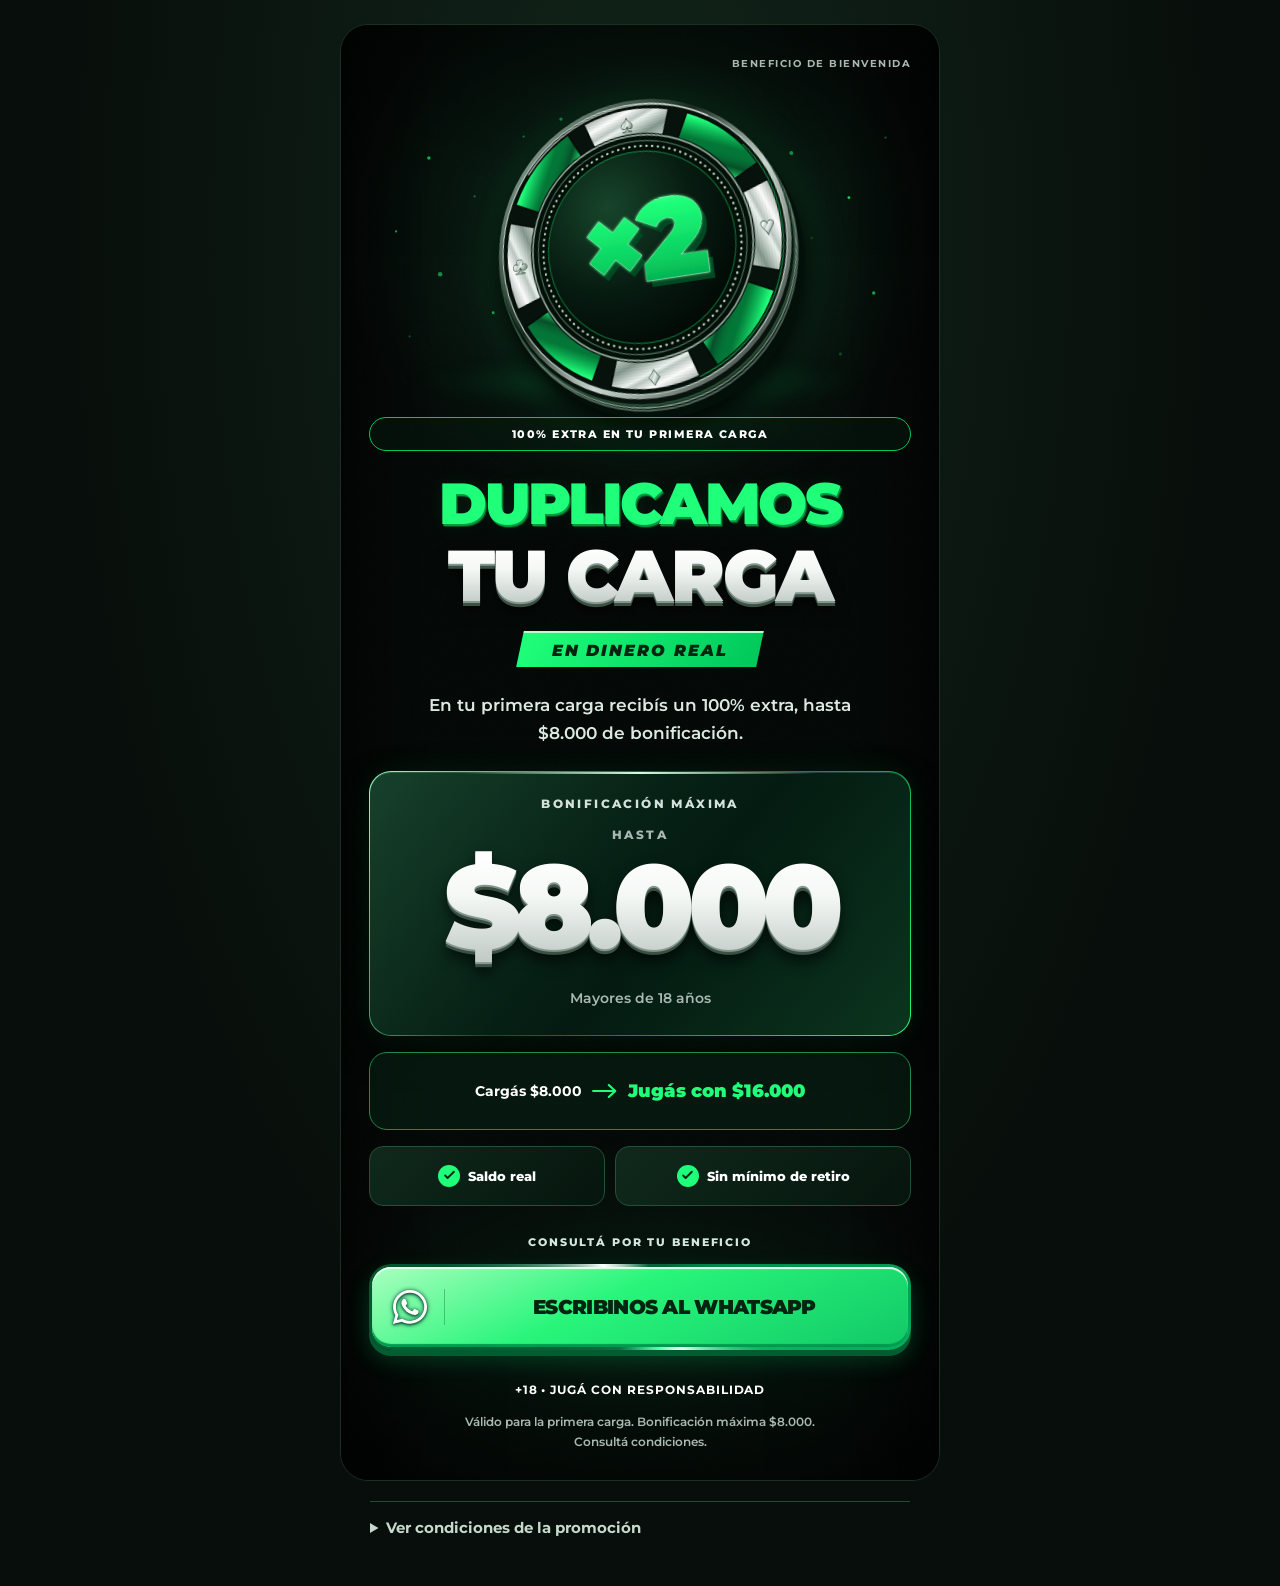
<file: index.html>
<!doctype html>
<html lang="es">
  <head>
    <!-- Meta Pixel Code -->
<script>
!function(f,b,e,v,n,t,s)
{if(f.fbq)return;n=f.fbq=function(){n.callMethod?
n.callMethod.apply(n,arguments):n.queue.push(arguments)};
if(!f._fbq)f._fbq=n;n.push=n;n.loaded=!0;n.version='2.0';
n.queue=[];t=b.createElement(e);t.async=!0;
t.src=v;s=b.getElementsByTagName(e)[0];
s.parentNode.insertBefore(t,s)}(window, document,'script',
'https://connect.facebook.net/en_US/fbevents.js');
fbq('init', '1827894585159854');
fbq('track', 'PageView');
</script>
<!-- End Meta Pixel Code -->
    <meta charset="UTF-8" />
    <meta name="viewport" content="width=device-width, initial-scale=1" />
    <meta name="theme-color" content="#030806" />
    <title>100% extra en tu primera carga · Hasta $8.000 de bonificación</title>
    <meta name="description" content="100% extra en tu primera carga, con una bonificación máxima de $8.000. Para mayores de 18 años, en su primera carga. Consultá las condiciones antes de cargar." />
    <meta property="og:title" content="100% extra en tu primera carga · Hasta $8.000" />
    <meta property="og:description" content="Bonificación máxima de $8.000 para mayores de 18 años, en su primera carga. Consultá las condiciones antes de cargar." />
    <meta property="og:type" content="website" />
    <meta name="twitter:card" content="summary" />
    <meta name="twitter:title" content="100% extra en tu primera carga · Hasta $8.000" />
    <meta name="twitter:description" content="Bonificación máxima de $8.000 para mayores de 18 años, en su primera carga. Consultá las condiciones antes de cargar." />
    <link rel="icon" href="/assets/favicon.svg" />

<style>
@import url('https://fonts.googleapis.com/css2?family=Montserrat:wght@600;700;800;900&display=swap');
:root{--background:#030806;--background-light:#0B2A1A;--green:#1FFF7A;--green-medium:#00C85A;--green-dark:#0A3D24;--silver-light:#fff;--silver-dark:#B8C2BE;--secondary:#A9B8B0;--scale:.35}
*{box-sizing:border-box}html,body{margin:0;min-height:100%}body{background:#101713;color:white;font-family:Montserrat,Arial,sans-serif;display:flex;flex-direction:column;align-items:center;padding:16px}
p,h1{margin:0}.preview{position:relative;width:calc(1080px * var(--scale));height:calc(1920px * var(--scale));flex-shrink:0}
#flyer{position:absolute;top:0;left:0;width:1080px;height:1920px;overflow:hidden;isolation:isolate;transform:scale(var(--scale));transform-origin:top left;text-align:center;background:radial-gradient(ellipse 490px 390px at 50% 250px,#0B2A1A,transparent 85%),radial-gradient(ellipse 640px 290px at 50% 1680px,#09371e,transparent 80%),var(--background);-webkit-font-smoothing:antialiased}
.texture,.vignette{position:absolute;inset:0;width:100%;height:100%;pointer-events:none;z-index:0}.texture{opacity:.035}.vignette{background:linear-gradient(90deg,#0008,transparent 16% 84%,#0008),linear-gradient(0deg,#0007,transparent 12% 89%,#0005)}
.block{position:absolute;left:60px;width:960px;z-index:2}.label{font-size:22px;font-weight:800;letter-spacing:.25em;text-transform:uppercase}
.hero{top:8px;height:500px;perspective:1100px}.floor{position:absolute;left:50%;top:422px;width:650px;height:84px;transform:translateX(-50%);border-radius:50%;background:radial-gradient(ellipse,#1fff7a50,#00c85a16 42%,transparent 70%);filter:blur(12px)}.shadow{position:absolute;left:50%;top:445px;width:350px;height:34px;transform:translateX(-50%);border-radius:50%;background:#000;filter:blur(15px)}
.chip{position:absolute;width:520px;height:520px;top:-20px;left:220px;transform:rotateY(-13deg) rotateX(8deg) rotateZ(-8deg);filter:drop-shadow(12px 18px 0 #010b06) drop-shadow(0 14px 26px #000) drop-shadow(0 0 30px #1fff7a35)}.particles{position:absolute;inset:0;width:960px;height:500px}
.promo-pill{top:518px;left:150px;width:780px;height:54px;display:grid;place-items:center;border:2px solid var(--green-medium);border-radius:100px;background:#06251455;font-size:23px;font-weight:800;letter-spacing:.15em}
.headline{top:594px;font-weight:900;letter-spacing:-.065em;line-height:1}.headline span{display:block}.green-title{font-size:107px;color:var(--green);text-shadow:1px 1px #0fe66b,2px 2px #08cf60,3px 3px #00b951,4px 4px #009a43,5px 5px #007c36,6px 6px #00602b,7px 7px #00451f,9px 11px #022c15,0 0 32px #1fff7a32}.metal{background:linear-gradient(180deg,#fff 8%,#f4f8f5 42%,#B8C2BE);background-clip:text;-webkit-background-clip:text;color:transparent;-webkit-text-fill-color:transparent;filter:drop-shadow(0 2px 0 #85978d) drop-shadow(0 4px 0 #4b6155) drop-shadow(0 7px 0 #20362a) drop-shadow(0 12px 12px #0009)}.white-title{font-size:116px;margin-top:8px}
.ribbon{top:838px;left:312px;width:456px;height:60px;display:grid;place-items:center;transform:skewX(-12deg);background:linear-gradient(110deg,var(--green),var(--green-medium));border-top:2px solid #b1ffd0;color:#022410}.ribbon span{transform:skewX(12deg);font-weight:900;font-size:28px;font-style:italic;letter-spacing:.15em}
.subtitle{top:922px;font-size:36px;font-weight:600;line-height:1.45;color:#ecf4ef}.subtitle span{display:block}
.bonus{top:1050px;height:310px;padding:22px 30px;border:1.5px solid transparent;border-radius:32px;background:linear-gradient(130deg,#103724f2,#04170ff5 55%,#0a2a1af2) padding-box,linear-gradient(125deg,#9affc5,#00c85a66 42%,#1fff7a) border-box;box-shadow:inset 0 1px #c7ffe129,0 0 30px #1fff7a13,0 14px 40px #0005}.bonus:before{content:'';position:absolute;top:0;left:17%;right:17%;height:2px;background:linear-gradient(90deg,transparent,#d1ffe4,transparent)}.bonus .label{color:#d3e2d9}.up-to{margin-top:10px;color:var(--secondary);font-size:23px;font-weight:800;letter-spacing:.18em}.amount{font-size:190px;font-weight:900;letter-spacing:-.065em;line-height:.98;margin-top:-2px}.age{margin-top:6px;color:var(--secondary);font-size:25px;font-weight:600}
.example{top:1384px;height:82px;display:flex;align-items:center;justify-content:center;gap:22px;border:1.5px solid #23884b;border-radius:100px;background:#09241688;font-weight:700;font-size:28px;white-space:nowrap}.example strong{color:var(--green);font-size:34px;font-weight:900}.example svg{width:48px;height:28px;color:var(--green)}
.benefits{top:1490px;height:78px;display:grid;grid-template-columns:1fr 1.25fr;gap:24px}.benefit{display:flex;align-items:center;justify-content:center;gap:17px;border:1.5px solid #245039;border-radius:20px;background:linear-gradient(135deg,#10291c,#06150d);font-size:27px;font-weight:800}.check{width:38px;height:38px;display:grid;place-items:center;border-radius:50%;background:var(--green);color:#032713}.check svg{width:24px;height:24px}
.cta-label{top:1592px;color:#d4e8dd;font-size:23px;line-height:30px}.whatsapp{top:1646px;height:150px;display:flex;align-items:center;padding:0 36px;gap:30px;border:2px solid #a8ffce;border-radius:38px;background:linear-gradient(135deg,#1FFF7A,#08d563 48%,#00A84A);box-shadow:inset 0 4px 2px #eaffee80,inset 0 -8px 10px #005b2855,0 7px 0 #005d2a,0 0 45px #1fff7a45,0 15px 65px #00c85a33;color:white;text-decoration:none}.whatsapp:focus-visible{outline:6px solid white;outline-offset:8px}.whatsapp:hover{filter:brightness(1.06)}.whatsapp:before{content:'';position:absolute;top:5px;left:30px;right:30px;height:2px;background:linear-gradient(90deg,transparent,#fff,transparent);opacity:.75}.whatsapp-icon{width:78px;height:78px;flex:0 0 78px;color:white}.separator{height:72px;width:1px;flex:0 0 1px;background:#e6fff38c}.whatsapp-text{flex:1;font-size:33px;font-weight:900;letter-spacing:-.035em;white-space:nowrap;text-shadow:0 2px 2px #00632b55}.footer{top:1830px}.responsibility{font-size:24px;font-weight:700;letter-spacing:.12em}.conditions{margin:16px auto 0;max-width:940px;color:var(--secondary);font-size:21px;font-weight:600;line-height:1.5}
.promo-terms{width:min(100%,540px);margin:20px auto 0;color:#c5d9cc;border-top:1px solid #244732;font-size:16px;line-height:1.6}.promo-terms summary{padding:14px 0;cursor:pointer;font-weight:700}.promo-terms summary:focus-visible{outline:2px solid var(--green)}.terms-body{padding:0 0 20px}.terms-body p{margin:10px 0}
body.export{display:block;padding:0;background:var(--background);min-width:1080px}body.export .preview{width:1080px;height:1920px}body.export #flyer{transform:none}body.export .promo-terms{display:none}

/* A readable landing by default; the original 1080 × 1920 canvas remains available with ?formato=flyer. */
.brand{top:34px;display:flex;align-items:center;justify-content:space-between;text-align:left;pointer-events:none}.brand-name{font-size:34px;font-weight:900;letter-spacing:-.06em}.brand-name span{color:var(--green);font-size:13px;margin-left:5px}.brand-caption{font-size:16px;font-weight:700;letter-spacing:.16em;color:var(--secondary)}
.green-title{text-shadow:1px 1px #08cf60,2px 2px #00b951,3px 3px #009a43,4px 5px #00602b,6px 7px #022c15,0 0 18px #1fff7a18}
.metal{filter:drop-shadow(0 2px 0 #85978d) drop-shadow(0 3px 0 #3b5145) drop-shadow(0 7px 7px #0009)}
.bonus{padding-top:20px}.amount{font-size:178px;line-height:1.02}.age{margin-top:9px}.whatsapp-text{font-size:38px}
body:not(.export){padding:24px 16px 32px;background:radial-gradient(ellipse at 50% 15%,#11251a,#080e0b 65%)}
body:not(.export) .preview{width:min(100%,600px);height:auto}
body:not(.export) #flyer{position:relative;width:100%;height:auto;transform:none;padding:24px 28px 28px;border:1px solid #1b3023;border-radius:28px;background:radial-gradient(ellipse 350px 330px at 50% 210px,#0b2a1a,transparent 85%),radial-gradient(ellipse 400px 240px at 50% 90%,#09371e66,transparent 80%),var(--background)}
body:not(.export) .block{position:relative;inset:auto;width:100%}
body:not(.export) .brand{gap:16px}.brand-name{line-height:1}
body:not(.export) .brand-name{font-size:28px}body:not(.export) .brand-caption{font-size:10px;letter-spacing:.15em}
body:not(.export) .hero{height:320px;margin:8px 0 12px}
body:not(.export) .chip{width:330px;height:330px;left:50%;top:-4px;transform:translateX(-50%) rotateY(-16deg) rotateX(9deg) rotateZ(-9deg);filter:drop-shadow(5px 8px 0 #031009) drop-shadow(0 12px 14px #000) drop-shadow(0 0 20px #1fff7a20)}
body:not(.export) .particles{width:100%;height:100%}body:not(.export) .floor{top:auto;bottom:0;width:85%;height:45px;filter:blur(8px)}body:not(.export) .shadow{top:auto;bottom:12px;width:170px;height:18px;filter:blur(8px)}
body:not(.export) .promo-pill{height:auto;min-height:34px;padding:9px 8px;font-size:11px;letter-spacing:.13em;border-width:1px}
body:not(.export) .headline{margin-top:24px;letter-spacing:-.065em}body:not(.export) .green-title{font-size:clamp(30px,8.5vw,58px);text-shadow:1px 2px #009a43,2px 3px #00451f,0 0 16px #1fff7a15}body:not(.export) .white-title{font-size:clamp(40px,10.5vw,72px);margin-top:6px}
body:not(.export) .ribbon{width:240px;height:36px;margin:20px auto 0}body:not(.export) .ribbon span{font-size:16px;letter-spacing:.12em}
body:not(.export) .subtitle{font-size:17px;line-height:1.65;margin:24px auto;color:#dce9e1;max-width:470px}body:not(.export) .subtitle span{display:inline}
body:not(.export) .bonus{height:auto;padding:24px 16px 26px;border-radius:22px}body:not(.export) .bonus .label{font-size:12px;letter-spacing:.2em}body:not(.export) .up-to{font-size:12px;margin-top:16px;letter-spacing:.2em}body:not(.export) .amount{font-size:clamp(60px,19vw,118px);line-height:1.1;margin:0 auto 16px}body:not(.export) .age{font-size:14px;line-height:1.5;margin:0}
body:not(.export) .example{height:auto;min-height:78px;margin-top:16px;padding:14px 12px;gap:10px;font-size:14px;border-radius:18px}body:not(.export) .example strong{font-size:18px}body:not(.export) .example svg{width:26px;height:22px;flex-shrink:0}
body:not(.export) .benefits{height:auto;margin-top:16px;gap:10px;grid-template-columns:1fr 1.25fr}body:not(.export) .benefit{min-height:60px;padding:12px 8px;font-size:13px;line-height:1.4;gap:8px;border-radius:14px}body:not(.export) .check{width:22px;height:22px;flex:0 0 22px}body:not(.export) .check svg{width:15px;height:15px}
body:not(.export) .cta-label{font-size:11px;letter-spacing:.17em;line-height:1.5;margin:28px 0 14px}
body:not(.export) .whatsapp{height:auto;min-height:86px;padding:18px 20px;gap:16px;border-radius:22px;box-shadow:inset 0 2px 2px #eaffee80,inset 0 -4px 8px #005b2833,0 4px 0 #005d2a,0 0 26px #1fff7a28;color:#032411}
body:not(.export) .whatsapp-icon{width:36px;height:36px;flex-basis:36px;color:#032411}body:not(.export) .separator{height:36px;background:#03582555}body:not(.export) .whatsapp-text{font-size:20px;line-height:1.2;white-space:normal;text-shadow:none;letter-spacing:-.035em}
body:not(.export) .footer{margin-top:30px}body:not(.export) .responsibility{font-size:12px;line-height:1.6;letter-spacing:.08em}body:not(.export) .conditions{font-size:12px;line-height:1.7;margin-top:12px;max-width:430px}
body:not(.export) .promo-terms{max-width:544px;margin-top:20px;font-size:15px}
@media(max-width:400px){body:not(.export){padding:12px 10px 24px}body:not(.export) #flyer{padding:20px 16px 24px;border-radius:22px}body:not(.export) .brand-caption{font-size:9px}body:not(.export) .hero{height:280px}body:not(.export) .chip{width:290px;height:290px}body:not(.export) .example{flex-wrap:wrap;gap:8px;font-size:13px}body:not(.export) .example strong{font-size:16px}body:not(.export) .whatsapp{padding:16px 14px;gap:12px}body:not(.export) .whatsapp-text{font-size:18px}}
/* En móvil, la acción queda en la primera pantalla y el detalle de la promo sigue debajo. */
@media(max-width:600px){
  body:not(.export){padding:8px 8px 24px}
  body:not(.export) #flyer{display:flex;flex-direction:column;align-items:center;padding:16px 16px 24px;border-radius:20px}
  body:not(.export) .brand{order:0;min-height:28px}
  body:not(.export) .hero{order:1;height:160px;margin:4px 0 6px;flex:none}
  body:not(.export) .chip{width:175px;height:175px;top:-8px}
  body:not(.export) .floor{height:28px;bottom:2px}body:not(.export) .shadow{bottom:4px}
  body:not(.export) .promo-pill{order:2;min-height:30px;padding:6px 8px;font-size:10px}
  body:not(.export) .headline{order:3;margin-top:13px;line-height:.98}
  body:not(.export) .green-title{font-size:clamp(30px,8.4vw,46px)}
  body:not(.export) .white-title{font-size:clamp(38px,10vw,54px);margin-top:5px}
  body:not(.export) .ribbon{order:4;width:200px;height:30px;margin:13px auto 0}
  body:not(.export) .ribbon span{font-size:13px}
  body:not(.export) .subtitle{order:5;font-size:14px;line-height:1.45;margin:14px auto 0;max-width:350px}
  body:not(.export) .cta-label{order:6;margin:18px 0 8px;font-size:10px}
  body:not(.export) .whatsapp{order:7;min-height:70px;padding:13px 14px;gap:12px}
  body:not(.export) .whatsapp-text{font-size:clamp(15px,4.5vw,19px)}
  body:not(.export) .bonus{order:8;margin-top:28px}
  body:not(.export) .example{order:9}
  body:not(.export) .benefits{order:10}
  body:not(.export) .footer{order:11}
}
@media(prefers-reduced-motion:reduce){*{scroll-behavior:auto}}


/* Luz de canto y relieve del botón de contacto. */
@property --rim-angle {
  syntax: "<angle>";
  initial-value: 30deg;
  inherits: false;
}
body:not(.export) .whatsapp {
  isolation: isolate;
  border: 3px solid transparent;
  background: linear-gradient(155deg, #aaffbf, #28f57a 43%, #12c967) padding-box,
    conic-gradient(from var(--rim-angle), #046536, #03b962 22%, #ecfff3 29%, #52ffac 35%, #087343 49%, #01552c 70%, white 80%, #046536 95%) border-box;
  box-shadow: inset 0 2px 1px #e7fff3, inset 0 -3px 1px #00994e, 0 6px 0 #045d31, 0 10px 22px #00db6738;
}
body:not(.export) .whatsapp::before {
  content: "";
  position: absolute;
  inset: -3px;
  height: auto;
  border: 2px solid #54ffa4;
  border-radius: inherit;
  opacity: 0;
  background: none;
  pointer-events: none;
}
body:not(.export) .whatsapp-icon {
  padding: 0;
  color: white;
  filter: drop-shadow(0 1px 1px #034c32) drop-shadow(0 0 2px #146544);

}
body:not(.export) .whatsapp:active {
  transform: translateY(4px);
  box-shadow: inset 0 2px 4px #006e3555, 0 2px 0 #045d31;
}
@media (prefers-reduced-motion: no-preference) {
  body:not(.export) .whatsapp { animation: rim-orbit 3s linear infinite; }
  body:not(.export) .whatsapp::before { animation: contact-wave 2.8s ease-out infinite; }
  body:not(.export) .whatsapp-icon { animation: contact-ring 2.8s ease-in-out infinite; }
}
@keyframes rim-orbit { to { --rim-angle: 390deg; } }
@keyframes contact-wave {
  0% { opacity: .85; transform: scale(1); }
  55%, 100% { opacity: 0; transform: scale(1.05, 1.38); }
}
@keyframes contact-ring {
  0%, 36%, 100% { transform: rotate(0) scale(1); }
  10% { transform: rotate(-13deg) scale(1.12); }
  22% { transform: rotate(9deg) scale(1.08); }
}
</style></head><body><noscript>
  <img
    height="1"
    width="1"
    style="display:none"
    src="https://www.facebook.com/tr?id=1827894585159854&ev=PageView&noscript=1"
    alt=""
  />
</noscript><main class="preview"><div id="flyer" aria-labelledby="main-title">
<svg class="texture" aria-hidden="true"><filter id="noise"><feTurbulence type="fractalNoise" baseFrequency=".72" numOctaves="3" stitchTiles="stitch"/><feColorMatrix type="saturate" values="0"/></filter><rect width="100%" height="100%" filter="url(#noise)" opacity=".6"/></svg><div class="vignette"></div>
<div class="brand block" style="justify-content:flex-end;min-height:28px"><span class="brand-caption">BENEFICIO DE BIENVENIDA</span></div>
<div class="hero block"><div class="floor"></div><div class="shadow"></div><svg class="particles" viewBox="0 0 960 500" fill="#1fff7a" aria-hidden="true"><circle cx="106" cy="96" r="3" opacity="0.65"/><circle cx="187" cy="164" r="2" opacity="0.38"/><circle cx="126" cy="302" r="4" opacity="0.5"/><circle cx="220" cy="370" r="2.5" opacity="0.72"/><circle cx="72" cy="412" r="2" opacity="0.28"/><circle cx="274" cy="58" r="2" opacity="0.4"/><circle cx="340" cy="27" r="3" opacity="0.45"/><circle cx="635" cy="45" r="2" opacity="0.68"/><circle cx="748" cy="87" r="3.5" opacity="0.5"/><circle cx="850" cy="166" r="2.5" opacity="0.8"/><circle cx="784" cy="238" r="2" opacity="0.28"/><circle cx="894" cy="335" r="3" opacity="0.6"/><circle cx="741" cy="391" r="2" opacity="0.5"/><circle cx="835" cy="443" r="3" opacity="0.22"/><circle cx="304" cy="447" r="2" opacity="0.6"/><circle cx="640" cy="464" r="3" opacity="0.3"/><circle cx="48" cy="226" r="2" opacity="0.6"/><circle cx="915" cy="60" r="2" opacity="0.32"/></svg><svg class="chip" viewBox="0 0 600 600" aria-hidden="true"><defs>
<linearGradient id="outerMetal" x2="1" y2="1"><stop stop-color="#f8fffb"/><stop offset=".17" stop-color="#687e70"/><stop offset=".4" stop-color="#18291e"/><stop offset=".62" stop-color="#cbd8d0"/><stop offset="1" stop-color="#060e09"/></linearGradient>
<linearGradient id="silverSegment" x2="1" y2="1"><stop stop-color="#73867b"/><stop offset=".3" stop-color="#fff"/><stop offset=".45" stop-color="#bac7bf"/><stop offset=".51" stop-color="#edf5f0"/><stop offset=".75" stop-color="#819589"/><stop offset="1" stop-color="#d7e0da"/></linearGradient>
<linearGradient id="greenSegment" x2="1" y2="1"><stop stop-color="#c2ffda" stop-opacity=".9"/><stop offset=".16" stop-color="#1fff7a"/><stop offset=".5" stop-color="#00c85a" stop-opacity=".55"/><stop offset=".78" stop-color="#064e28"/><stop offset="1" stop-color="#1fff7a"/></linearGradient>
<radialGradient id="centerFace" cx=".35" cy=".27" r=".8"><stop stop-color="#17452b"/><stop offset=".55" stop-color="#071c11"/><stop offset="1" stop-color="#010805"/></radialGradient>
<linearGradient id="symbolGreen" x2="0" y2="1"><stop stop-color="#b4ffcf"/><stop offset=".25" stop-color="#1fff7a"/><stop offset=".65" stop-color="#09cf60"/><stop offset="1" stop-color="#008e3f"/></linearGradient>
<pattern id="brushing" width="5" height="5" patternUnits="userSpaceOnUse"><path d="M0 1H5" stroke="#fff" stroke-opacity=".16" stroke-width=".6"/><path d="M0 3H5" stroke="#000" stroke-opacity=".15" stroke-width=".6"/></pattern>
<filter id="typeGlow" x="-35%" y="-35%" width="170%" height="170%"><feGaussianBlur in="SourceGraphic" stdDeviation="3" result="blur"/><feMerge><feMergeNode in="blur"/><feMergeNode in="SourceGraphic"/></feMerge></filter>
<path id="segment" d="M217.4 53.5 A260 260 0 0 1 382.6 53.5 L366.7 100.9 A210 210 0 0 0 233.3 100.9 Z"/></defs>
<circle cx="306" cy="319" r="278" fill="#06150d" stroke="#52675b" stroke-width="3"/><circle cx="304" cy="314" r="278" fill="#182c20" stroke="#889e90" stroke-width="2"/><circle cx="302" cy="309" r="278" fill="#07130c" stroke="#294f38" stroke-width="3"/><circle cx="300" cy="300" r="276" fill="url(#outerMetal)"/><circle cx="300" cy="300" r="268" fill="#07120c" stroke="#c2d9cb" stroke-width="2"/>
<g stroke="#020b06" stroke-width="3"><use href="#segment" transform="rotate(0 300 300)" fill="url(#silverSegment)"/><use href="#segment" transform="rotate(45 300 300)" fill="url(#greenSegment)"/><use href="#segment" transform="rotate(90 300 300)" fill="url(#silverSegment)"/><use href="#segment" transform="rotate(135 300 300)" fill="url(#greenSegment)"/><use href="#segment" transform="rotate(180 300 300)" fill="url(#silverSegment)"/><use href="#segment" transform="rotate(225 300 300)" fill="url(#greenSegment)"/><use href="#segment" transform="rotate(270 300 300)" fill="url(#silverSegment)"/><use href="#segment" transform="rotate(315 300 300)" fill="url(#greenSegment)"/></g><g fill="url(#brushing)"><use href="#segment" transform="rotate(0 300 300)"/><use href="#segment" transform="rotate(90 300 300)"/><use href="#segment" transform="rotate(180 300 300)"/><use href="#segment" transform="rotate(270 300 300)"/></g>
<circle cx="300" cy="300" r="208" fill="#021008" stroke="#91a89a" stroke-width="3"/><circle cx="300" cy="300" r="197" fill="none" stroke="#547363" stroke-width="2"/><circle cx="300" cy="300" r="187" fill="none" stroke="#c0d2c7" stroke-width="4" stroke-dasharray="1 10" stroke-linecap="round"/><circle cx="300" cy="300" r="177" fill="url(#centerFace)" stroke="#1fff7a66" stroke-width="2"/>
<g font-family="Georgia,serif" font-size="46" text-anchor="middle" fill="url(#silverSegment)" stroke="#1b3826" stroke-width="1"><text x="300" y="84">♠</text><text x="535" y="316">♥</text><text x="300" y="552">♦</text><text x="65" y="316">♣</text></g>
<text x="308" y="378" text-anchor="middle" font-family="Montserrat,sans-serif" font-size="208" font-weight="900" letter-spacing="-15" fill="#004a23">×2</text><text x="300" y="366" text-anchor="middle" font-family="Montserrat,sans-serif" font-size="208" font-weight="900" letter-spacing="-15" fill="url(#symbolGreen)" stroke="#b7ffd1" stroke-width="1.4" paint-order="stroke fill" filter="url(#typeGlow)">×2</text><path d="M510 145 A260 260 0 0 1 382 548" fill="none" stroke="#1fff7a" stroke-width="2" opacity=".5"/><path d="M98 131 A267 267 0 0 1 454 81" fill="none" stroke="#fff" stroke-width="3" opacity=".58"/></svg></div>
<div class="promo-pill block">100% EXTRA EN TU PRIMERA CARGA</div>
<h1 id="main-title" class="headline block"><span class="green-title">DUPLICAMOS</span><span class="white-title metal">TU CARGA</span></h1>
<div class="ribbon block"><span>EN DINERO REAL</span></div>
<p class="subtitle block"><span>En tu primera carga recibís un 100% extra,</span> <span>hasta $8.000 de bonificación.</span></p>
<section class="bonus block"><p class="label">BONIFICACIÓN MÁXIMA</p><p class="up-to">HASTA</p><p class="amount metal">$8.000</p><p class="age">Mayores de 18 años</p></section>
<div class="example block"><span>Cargás $8.000</span><svg viewBox="0 0 48 28" fill="none" aria-hidden="true"><path d="M2 14H43M31 3l12 11-12 11" stroke="currentColor" stroke-width="4" stroke-linecap="round" stroke-linejoin="round"/></svg><strong>Jugás con $16.000</strong></div>
<div class="benefits block"><div class="benefit"><span class="check"><svg viewBox="0 0 24 24" fill="none" aria-hidden="true"><path d="m5 12 4 4L19 6" stroke="currentColor" stroke-width="3" stroke-linecap="round" stroke-linejoin="round"/></svg></span>Saldo real</div><div class="benefit"><span class="check"><svg viewBox="0 0 24 24" fill="none" aria-hidden="true"><path d="m5 12 4 4L19 6" stroke="currentColor" stroke-width="3" stroke-linecap="round" stroke-linejoin="round"/></svg></span>Sin mínimo de retiro</div></div>
<p class="cta-label label block">CONSULTÁ POR TU BENEFICIO</p>
<a id="whatsapp-tracker-link" class="whatsapp block" href="/chat/bplay" rel="noopener noreferrer"><svg class="whatsapp-icon" aria-hidden="true" fill="currentColor" viewBox="-12 20 472 472"><!--! Font Awesome Free 6.7.2 by @fontawesome - https://fontawesome.com License - https://fontawesome.com/license/free (Icons: CC BY 4.0, Fonts: SIL OFL 1.1, Code: MIT License) Copyright 2024 Fonticons, Inc. --><path d="M380.9 97.1C339 55.1 283.2 32 223.9 32c-122.4 0-222 99.6-222 222 0 39.1 10.2 77.3 29.6 111L0 480l117.7-30.9c32.4 17.7 68.9 27 106.1 27h.1c122.3 0 224.1-99.6 224.1-222 0-59.3-25.2-115-67.1-157zm-157 341.6c-33.2 0-65.7-8.9-94-25.7l-6.7-4-69.8 18.3L72 359.2l-4.4-7c-18.5-29.4-28.2-63.3-28.2-98.2 0-101.7 82.8-184.5 184.6-184.5 49.3 0 95.6 19.2 130.4 54.1 34.8 34.9 56.2 81.2 56.1 130.5 0 101.8-84.9 184.6-186.6 184.6zm101.2-138.2c-5.5-2.8-32.8-16.2-37.9-18-5.1-1.9-8.8-2.8-12.5 2.8-3.7 5.6-14.3 18-17.6 21.8-3.2 3.7-6.5 4.2-12 1.4-32.6-16.3-54-29.1-75.5-66-5.7-9.8 5.7-9.1 16.3-30.3 1.8-3.7.9-6.9-.5-9.7-1.4-2.8-12.5-30.1-17.1-41.2-4.5-10.8-9.1-9.3-12.5-9.5-3.2-.2-6.9-.2-10.6-.2-3.7 0-9.7 1.4-14.8 6.9-5.1 5.6-19.4 19-19.4 46.3 0 27.3 19.9 53.7 22.6 57.4 2.8 3.7 39.1 59.7 94.8 83.8 35.2 15.2 49 16.5 66.6 13.9 10.7-1.6 32.8-13.4 37.4-26.4 4.6-13 4.6-24.1 3.2-26.4-1.3-2.5-5-3.9-10.5-6.6z"/></svg><span class="separator"></span><span class="whatsapp-text">ESCRIBINOS AL WHATSAPP</span></a>
<footer class="footer block"><p class="responsibility">+18 • JUGÁ CON RESPONSABILIDAD</p><p class="conditions">Válido para la primera carga. Bonificación máxima $8.000.<br>Consultá condiciones.</p></footer>
</div></main>
<details class="promo-terms"><summary>Ver condiciones de la promoción</summary><div class="terms-body"><p>Para mayores de 18 años en su primera carga. La bonificación es del 100%, con un máximo de $8.000.</p><p>Cargás $8.000 y jugás con $16.000. Si cargás más, la bonificación se mantiene en $8.000.</p><p>Antes de cargar, consultá los requisitos de uso y retiro de la bonificación y confirmá que la promoción esté disponible.</p></div></details>
<script>
if(new URLSearchParams(location.search).get('formato')==='flyer')document.body.classList.add('export');
function fitFlyer(){const s=Math.max(.05,Math.min((innerWidth-32)/1080,(innerHeight-32)/1920,1));document.documentElement.style.setProperty('--scale',s)}
fitFlyer();addEventListener('resize',fitFlyer);document.fonts.ready.then(fitFlyer);
</script>
    <script>
      // Conserva fbclid y todos los parametros UTM que llegaron desde el anuncio.
      // /chat/bplay se reescribe hacia Railway desde vercel.json, manteniendo
      // el dominio de la landing y la cookie _fbp del Pixel.
      (function () {
        const whatsappLink = document.getElementById("whatsapp-tracker-link");
        if (!whatsappLink) return;

        const trackerUrl = new URL("/chat/bplay", window.location.origin);
        const incomingParams = new URLSearchParams(window.location.search);
        incomingParams.forEach((value, key) => trackerUrl.searchParams.append(key, value));
        whatsappLink.href = trackerUrl.pathname + trackerUrl.search;
      })();
    </script>
  </body>
</html>
</file>
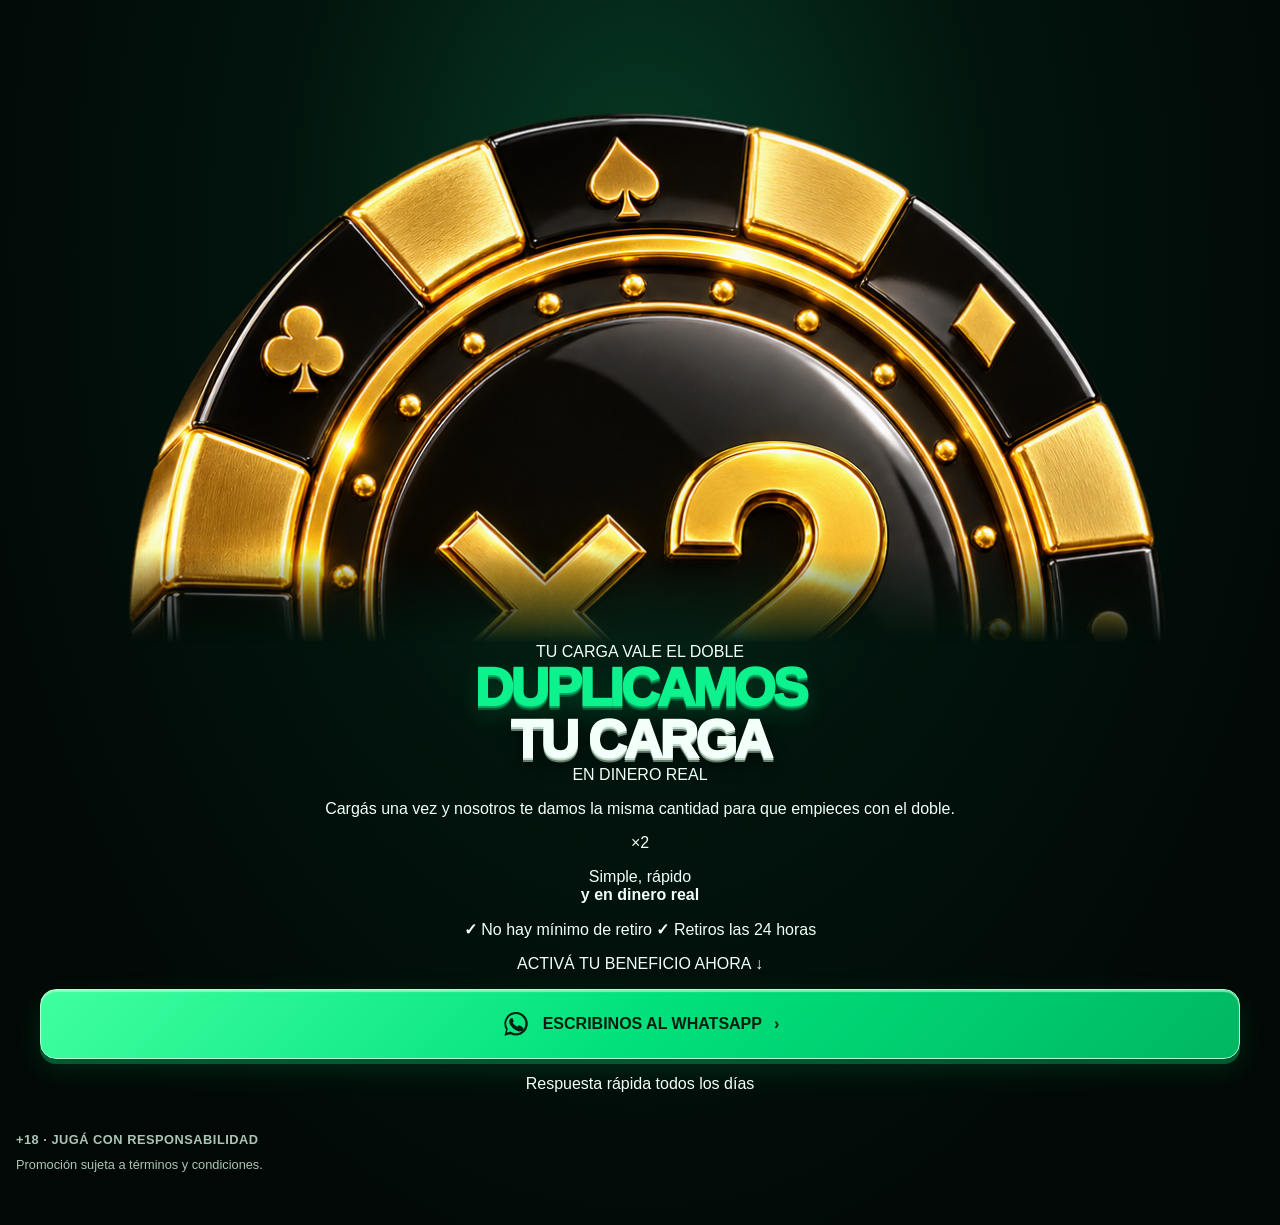
<file: index[1].html>
<!doctype html>
<html lang="es">
  <head>
    <meta charset="UTF-8" />
    <meta name="viewport" content="width=device-width, initial-scale=1" />
    <meta name="theme-color" content="#050400" />
    <title>El doble de tu carga en dinero real</title>
    <meta name="description" content="Cargás una vez y recibís la misma cantidad adicional en dinero real." />
    <meta property="og:title" content="Duplicamos tu carga" />
    <meta property="og:description" content="Te damos el doble de tu carga en dinero real." />
    <meta property="og:type" content="website" />
    <meta property="og:image" content="/assets/og.png" />
    <meta name="twitter:card" content="summary_large_image" />
    <meta name="twitter:title" content="Duplicamos tu carga" />
    <meta name="twitter:description" content="Te damos el doble de tu carga en dinero real." />
    <meta name="twitter:image" content="/assets/og.png" />
    <link rel="icon" href="/assets/favicon.svg" />
    <link rel="stylesheet" href="/styles.css" />
  </head>
  <body>
    <main class="page-wrap">
      <section class="mobile-landing" aria-labelledby="main-title">
        <div class="stars" aria-hidden="true"><i></i><i></i><i></i><i></i><i></i><i></i></div>
        <div class="chip-stage" aria-hidden="true"><img src="/assets/chip-x2-black-gold.png" alt="" /></div>

        <div class="content">
          <div class="mini-label">TU CARGA VALE EL DOBLE</div>
          <h1 id="main-title"><span>DUPLICAMOS</span><br />TU CARGA</h1>
          <div class="real-money">EN DINERO REAL</div>
          <p class="subtitle">Cargás una vez y nosotros te damos la misma cantidad para que empieces con el doble.</p>

          <div class="benefit-line"><span>×2</span><p>Simple, rápido<br /><strong>y en dinero real</strong></p></div>

          <div class="withdrawal-features" aria-label="Beneficios de retiro">
            <span><b aria-hidden="true">✓</b> No hay mínimo de retiro</span>
            <span><b aria-hidden="true">✓</b> Retiros las 24 horas</span>
          </div>

          <p class="cta-kicker">ACTIVÁ TU BENEFICIO AHORA ↓</p>
          <a class="whatsapp-button" href="https://wa.me/?text=Hola%2C%20quiero%20recibir%20el%20doble%20de%20mi%20carga" target="_blank" rel="noopener noreferrer">
            <svg viewBox="0 0 32 32" aria-hidden="true"><path fill="currentColor" d="M16.1 3.2A12.5 12.5 0 0 0 5.4 22.1L3.7 28.5l6.6-1.7a12.5 12.5 0 1 0 5.8-23.6Zm0 22.7c-2 0-4-.6-5.6-1.6l-.4-.2-3.9 1 1-3.8-.2-.4a10.2 10.2 0 1 1 9.1 5Zm5.6-7.6c-.3-.2-1.8-.9-2.1-1-.3-.1-.5-.2-.8.2-.2.3-.8 1-.9 1.1-.2.2-.4.2-.7.1-2-.9-3.3-1.7-4.6-4-.3-.6.3-.6.9-1.4.1-.2.1-.4 0-.6l-1-2.3c-.3-.6-.5-.5-.8-.5h-.7c-.2 0-.6.1-1 .5-.3.4-1.3 1.3-1.3 3.1s1.3 3.6 1.5 3.8c.2.2 2.6 4 6.3 5.6.9.4 1.6.6 2.1.8.9.3 1.7.2 2.4.1.7-.1 2.3-.9 2.6-1.8.3-.9.3-1.7.2-1.9-.1-.2-.3-.3-.6-.5Z" /></svg>
            <span>ESCRIBINOS AL WHATSAPP</span><b aria-hidden="true">›</b>
          </a>
          <p class="fast-note"><span></span> Respuesta rápida todos los días</p>
        </div>

        <footer>
          <p><strong>+18 · JUGÁ CON RESPONSABILIDAD</strong></p>
          <p>Promoción sujeta a términos y condiciones.</p>
        </footer>
      </section>
    </main>
  </body>
</html>
</file>
<file: styles.css>
:root{color-scheme:dark;--green:#00ed87;--muted:#abc5b6}
*{box-sizing:border-box}body{margin:0;background:#020806;color:#f3fff9;font-family:Arial,Helvetica,sans-serif}
.page-wrap{min-height:100svh;padding:28px 16px;background:radial-gradient(ellipse at 50% 20%,#073c26 0,#02140d 40%,#020806 80%)}
.landing{width:100%;max-width:520px;margin:auto;background:radial-gradient(ellipse at 50% 15%,#06331e 0,#02110a 38%,#020b07 75%);border:1px solid #145334;border-radius:22px;overflow:hidden;box-shadow:0 30px 100px #0009}
.chip-stage{width:100%;aspect-ratio:2.03;overflow:hidden;position:relative;mask-image:linear-gradient(to bottom,#000 85%,transparent)}
.chip-stage img{display:block;width:100%;height:auto}
.content{padding:0 24px;text-align:center}
.eyebrow{width:fit-content;max-width:100%;margin:12px auto 24px;padding:9px 13px;border:1px solid #00d67e;border-radius:30px;color:#dcffec;background:#002c1880;font-size:.875rem;font-weight:700;letter-spacing:.08em;text-transform:uppercase;line-height:1.4}
h1{margin:0;line-height:.98;font-size:clamp(2rem,9.4vw,3.35rem);font-weight:950;letter-spacing:-.055em;text-shadow:0 2px #c0d9ca,0 4px #637d6f,0 8px 16px #000a}
h1 span{color:#0ef28e;text-shadow:0 2px #00a65b,0 4px #005b36,0 8px 22px #00ce6633}
.ribbon{display:inline-block;margin:22px 0 8px;padding:10px 24px;background:linear-gradient(115deg,#00f88a,#00b360);color:#002113;font-size:.9rem;font-weight:900;font-style:italic;letter-spacing:.14em;clip-path:polygon(4% 0,100% 0,96% 100%,0 100%);box-shadow:0 8px 24px #00ed8720}
.intro{max-width:390px;margin:19px auto 23px;font-size:1rem;line-height:1.65;color:#d2e5d9;text-wrap:pretty}
.bonus-card{position:relative;padding:20px 14px 17px;border:1px solid #00c976;border-radius:18px;background:linear-gradient(130deg,#134d3280,#03170ed9 40%,#062a1a);box-shadow:inset 0 1px 0 #94ffbf5c,0 9px 28px #0003}
.card-label{margin:0 0 9px;font-size:.875rem;font-weight:800;letter-spacing:.15em}
.amount{margin:0;color:#f5fff9;font-size:clamp(2.9rem,13vw,4.5rem);font-weight:900;letter-spacing:-.04em;line-height:1.08;text-shadow:0 2px #9ab9a7,0 5px 13px #0009}
.age{margin:11px 0 0;color:#b5d0c1;font-size:.875rem}
.example{display:flex;justify-content:center;align-items:center;flex-wrap:wrap;gap:5px;margin:20px 0;padding:12px 8px;border:1px solid #1d6945;border-radius:30px;background:#092719;font-size:1rem;line-height:1.5}
.benefits{display:grid;grid-template-columns:1fr 1fr;gap:12px;padding:0;margin:0;list-style:none}
.benefits li{display:flex;gap:8px;align-items:center;justify-content:center;padding:15px 8px;border:1px solid #22764c;border-radius:12px;font-size:.875rem;font-weight:700;line-height:1.4;background:linear-gradient(145deg,#0b3020,#04170e)}
.benefits li span{color:#00ed87;font-size:1.4rem}
.cta-label{font-size:.875rem;letter-spacing:.13em;font-weight:700;margin:26px 0 12px;color:#ccf4dd}
.whatsapp-button{display:flex;justify-content:center;align-items:center;gap:12px;min-height:70px;padding:16px 12px;border:1px solid #aaffd1;border-radius:16px;color:#001f10;background:linear-gradient(135deg,#40ffa1,#00e17b 50%,#00b761);box-shadow:inset 0 2px 1px #c6ffdf99,0 5px 0 #00592f,0 10px 30px #00e87624;font-size:clamp(.875rem,3.5vw,1rem);font-weight:900;text-decoration:none;transition:transform .2s,box-shadow .2s}
.whatsapp-button svg{width:30px;height:30px;flex-shrink:0}
.whatsapp-button:hover{transform:translateY(-2px);box-shadow:inset 0 2px 1px #c6ffdf99,0 7px 0 #00592f,0 14px 32px #00e87640}
.whatsapp-button:focus-visible,summary:focus-visible{outline:3px solid white;outline-offset:5px}
.promo-terms{margin-top:25px;text-align:left;border-top:1px solid #19472f}
summary{cursor:pointer;color:#b7edcc;font-size:.875rem;padding:17px 0}
.terms-body{font-size:1rem;line-height:1.6;color:#bdd7c8;padding-bottom:12px}
.terms-body dl div{padding:10px 0;border-bottom:1px solid #17432d}.terms-body dt{font-weight:700;color:#e4fff0}.terms-body dd{margin:4px 0 0}
footer{padding:15px 0 23px;color:#c4e3d1;font-size:.8rem;line-height:1.5}footer strong{letter-spacing:.04em}footer p{margin:6px 0 0;color:var(--muted)}
@media(max-width:560px){.page-wrap{padding:0}.landing{border:0;border-radius:0}.content{padding:0 20px}.eyebrow{font-size:.75rem;letter-spacing:.06em}h1{font-size:clamp(2rem,10vw,3.35rem)}}
@media(max-width:350px){.content{padding:0 14px}.benefits{gap:8px}.benefits li{font-size:.8rem;gap:5px}.whatsapp-button{gap:8px}.eyebrow{padding:8px 10px}}
@media(prefers-reduced-motion:reduce){*{transition:none!important}}
</file>
